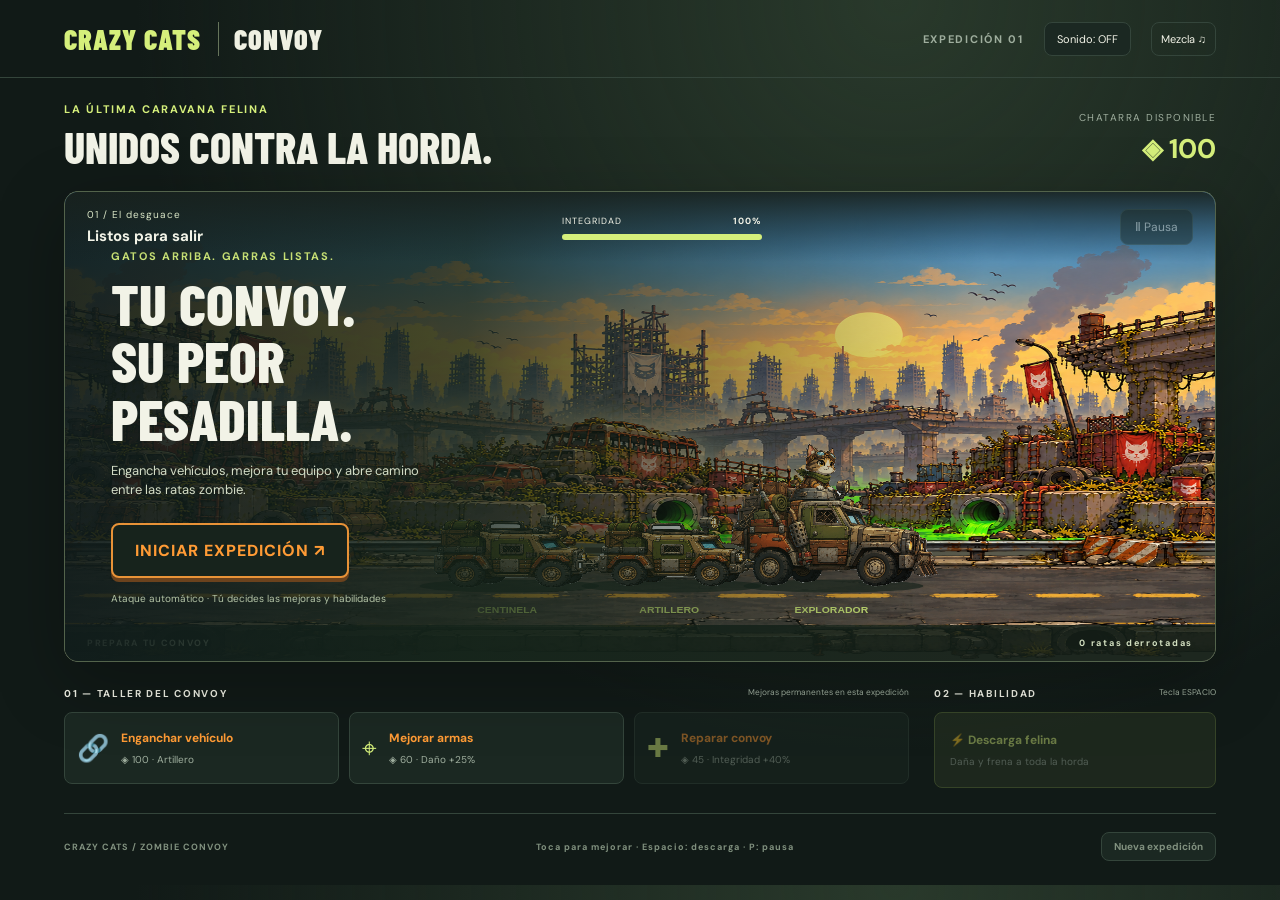
<file: index.html>
<!doctype html>
<html lang="es"><head><meta charset="utf-8"><meta name="viewport" content="width=device-width,initial-scale=1,viewport-fit=cover"><meta name="apple-mobile-web-app-capable" content="yes"><meta name="apple-mobile-web-app-status-bar-style" content="black-translucent"><meta name="apple-mobile-web-app-title" content="Crazy Cats"><link rel="manifest" href="manifest.webmanifest"><link rel="apple-touch-icon" href="assets/calico.png"><meta name="theme-color" content="#141c19"><title>Crazy Cats · Convoy</title><link rel="stylesheet" href="style.css?v=20261013hordes6"></head>
<body><div id="rotate-cover" class="rotate-cover" hidden aria-hidden="true"><div><div class="rotate-icon">▯ ↻</div><p class="eyebrow">CRAZY CATS · CONVOY</p><h2>Gira tu celular</h2><p>Esta expedición se juega en horizontal.<br>Gira el teléfono para ver el convoy completo.</p><button id="rotate-action" class="primary">ABRIR EN HORIZONTAL ↗</button><small>Si no gira automáticamente, desactiva el bloqueo de rotación y gira tu celular.</small></div></div><header><a class="brand" href="./">CRAZY CATS <span>CONVOY</span></a><div class="header-right"><span class="tag">EXPEDICIÓN 01</span><button id="sound" aria-label="Activar sonido">Sonido: OFF</button><details class="audio-settings"><summary>Mezcla ♫</summary><div><label class="channel"><input id="enable-fx" type="checkbox" checked> Efectos de ataque</label><label class="channel"><input id="enable-music" type="checkbox" checked> Música</label><label class="channel"><input id="enable-rats" type="checkbox" checked> Voces y efectos de ratas</label><button id="audio-test" type="button">Probar sonido ♫</button><p id="audio-test-result" aria-live="polite"></p><label>Efectos <input id="fx-volume" type="range" min="0" max="100" value="65"></label><label>Música <input id="music-volume" type="range" min="0" max="100" value="75"></label></div></details></div></header>
<main><section class="topline"><div><p class="eyebrow">LA ÚLTIMA CARAVANA FELINA</p><h1>Unidos contra la horda.</h1></div><div class="wallet"><small>CHATARRA DISPONIBLE</small><strong>◈ <span id="coins">0</span></strong></div></section>
<div class="battle-layout"><section class="arena"><div class="hud"><div><span id="zone">01 / El desguace</span><strong id="wave">Listos para salir</strong></div><div class="health"><label>INTEGRIDAD <b id="hptext">100%</b></label><div><i id="hpbar"></i></div></div><button id="pause" disabled>Ⅱ Pausa</button></div><canvas id="game" aria-label="Campo de batalla del convoy"></canvas><div id="overlay" class="overlay"><div class="intro"><p class="eyebrow">GATOS ARRIBA. GARRAS LISTAS.</p><h2 id="otitle">Tu convoy.<br>Su peor pesadilla.</h2><p id="odesc">Engancha vehículos, mejora tu equipo y abre camino entre las ratas zombie.</p><button id="start" class="primary">INICIAR EXPEDICIÓN ↗</button><small id="hint">Ataque automático · Tú decides las mejoras y habilidades</small></div></div><section id="forest-briefing" class="forest-briefing" hidden role="dialog" aria-modal="true" aria-label="Instrucciones del Explorador"><canvas id="adventurer-portrait" width="362" height="543" aria-label="Gato aventurero hablando"></canvas><div class="brief-dialogue"><p id="brief-speaker" class="eyebrow">EXPLORADOR · CAPÍTULO 2</p><p id="brief-text"></p><div class="brief-actions"><span id="brief-page"></span><button id="brief-next" class="primary">CONTINUAR ↗</button></div></div></section><section id="ritual-panel" class="ritual-panel" hidden role="dialog" aria-modal="true" aria-label="Advertencia del Guardián de los Sellos"><canvas id="ritual-art" width="900" height="650" aria-label="Libro antiguo abriéndose"></canvas><div class="ritual-dialogue"><p id="ritual-label" class="eyebrow">EL LIBRO DE LOS SELLOS</p><p id="ritual-text" aria-live="polite"></p><button id="ritual-next" class="primary" hidden>CONTINUAR ↗</button></div></section><div id="artillery-alert" class="artillery-alert" hidden role="status" aria-live="assertive">ARTILLERO: CAÑONES LISTOS<small>CAÑONES + LANZALLAMAS ACTIVADOS</small></div><div id="zone-transition" class="zone-transition" aria-hidden="true"><section id="story-panel" class="story-panel" hidden aria-label="Diálogo del científico"><div id="scientist" class="scientist" role="img" aria-label="Científico felino hablando"></div><div class="story-dialogue"><p class="eyebrow">ARCHIVO LÁZARO · INFORME DEL CIENTÍFICO</p><p id="story-text"></p><div class="story-actions"><span id="story-page"></span><button id="story-next" class="primary">CONTINUAR ↗</button></div></div></section><div id="zone-card"><p id="zone-title">ZONA 2</p><h2 id="zone-name">Autopista abandonada</h2><span>CRAZY CATS · CONVOY</span></div></div><div class="arena-footer"><span id="status">PREPARA TU CONVOY</span><span id="kills">0 ratas derrotadas</span></div></section>
<section class="controls"><div class="shop"><div class="section-title"><span>01 — TALLER DEL CONVOY</span><small>Mejoras permanentes en esta expedición</small></div><div class="cards"><button id="add"><span class="icon">🔗</span><span><b>Enganchar vehículo</b><small id="addcost">◈ 100 · Artillero</small></span></button><button id="damage"><span class="icon">⌖</span><span><b>Mejorar armas</b><small id="damagecost">◈ 60 · Daño +25%</small></span></button><button id="repair"><span class="icon">✚</span><span><b>Reparar convoy</b><small>◈ 45 · Integridad +40%</small></span></button></div></div><div class="abilities"><div class="section-title"><span>02 — HABILIDAD</span><small>Tecla ESPACIO</small></div><button id="blast" class="ability" disabled><span class="icon blast-icon">ϟ</span><b>⚡ Descarga felina</b><small id="cooldown">Daña y frena a toda la horda</small></button></div></section></div>
<footer><span>CRAZY CATS / ZOMBIE CONVOY</span><span>Toca para mejorar · Espacio: descarga · P: pausa</span><button id="reset">Nueva expedición</button></footer></main><script src="audio.js?v=20261013hordes6"></script><script src="game.js?v=20261013hordes6"></script><script src="mobile.js?v=20261013hordes6"></script></body></html>
</file>
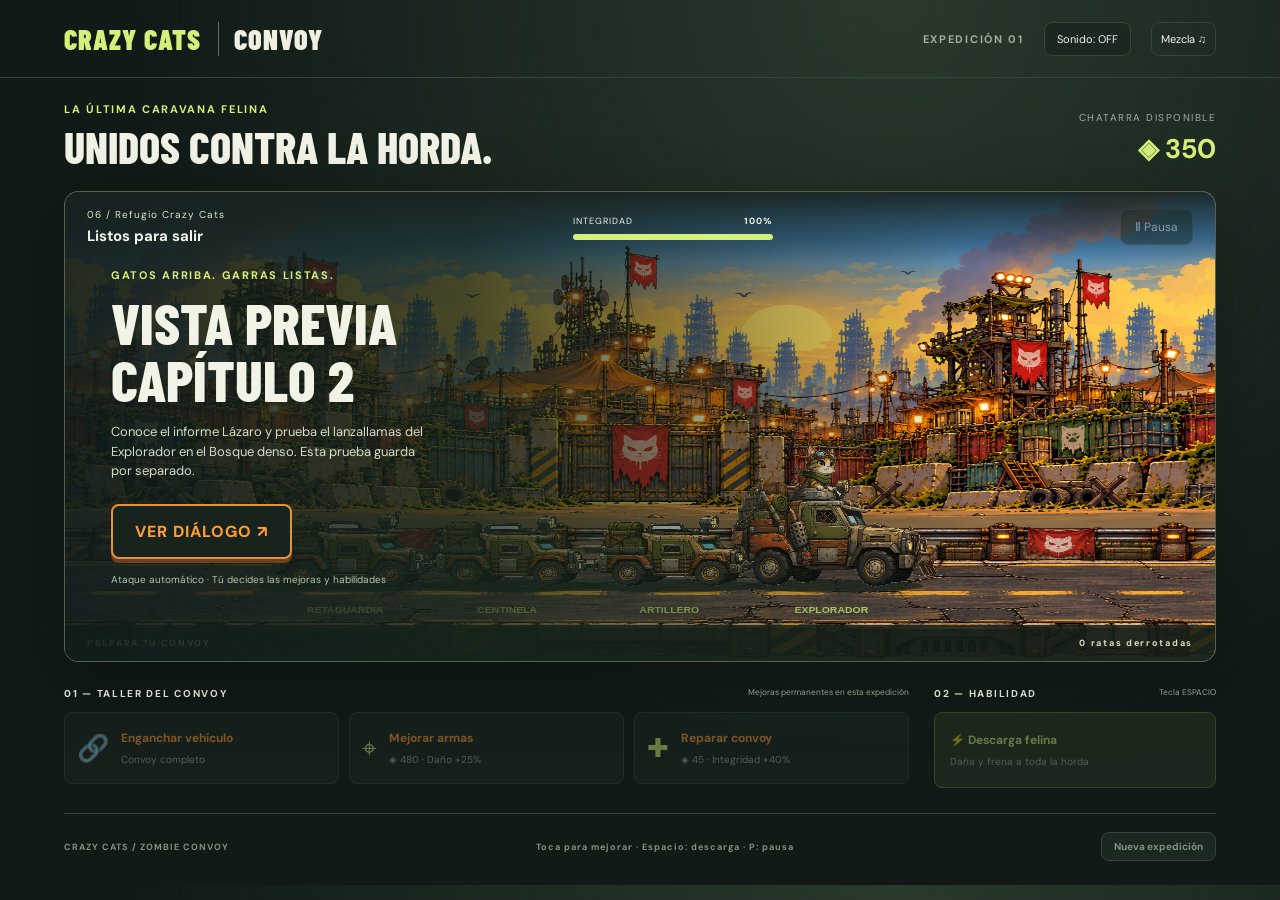
<file: chapter-preview.html>
<!doctype html>
<html lang="es"><head><meta charset="utf-8"><meta name="viewport" content="width=device-width,initial-scale=1,viewport-fit=cover"><meta name="apple-mobile-web-app-capable" content="yes"><meta name="apple-mobile-web-app-status-bar-style" content="black-translucent"><meta name="apple-mobile-web-app-title" content="Crazy Cats"><link rel="manifest" href="manifest.webmanifest"><link rel="apple-touch-icon" href="assets/calico.png"><meta name="theme-color" content="#141c19"><title>Crazy Cats · Convoy</title><link rel="stylesheet" href="style.css?v=20261013hordes6"></head>
<body><div id="rotate-cover" class="rotate-cover" hidden aria-hidden="true"><div><div class="rotate-icon">▯ ↻</div><p class="eyebrow">CRAZY CATS · CONVOY</p><h2>Gira tu celular</h2><p>Esta expedición se juega en horizontal.<br>Gira el teléfono para ver el convoy completo.</p><button id="rotate-action" class="primary">ABRIR EN HORIZONTAL ↗</button><small>Si no gira automáticamente, desactiva el bloqueo de rotación y gira tu celular.</small></div></div><header><a class="brand" href="./">CRAZY CATS <span>CONVOY</span></a><div class="header-right"><span class="tag">EXPEDICIÓN 01</span><button id="sound" aria-label="Activar sonido">Sonido: OFF</button><details class="audio-settings"><summary>Mezcla ♫</summary><div><label class="channel"><input id="enable-fx" type="checkbox" checked> Efectos de ataque</label><label class="channel"><input id="enable-music" type="checkbox" checked> Música</label><label class="channel"><input id="enable-rats" type="checkbox" checked> Voces y efectos de ratas</label><button id="audio-test" type="button">Probar sonido ♫</button><p id="audio-test-result" aria-live="polite"></p><label>Efectos <input id="fx-volume" type="range" min="0" max="100" value="65"></label><label>Música <input id="music-volume" type="range" min="0" max="100" value="75"></label></div></details></div></header>
<main><section class="topline"><div><p class="eyebrow">LA ÚLTIMA CARAVANA FELINA</p><h1>Unidos contra la horda.</h1></div><div class="wallet"><small>CHATARRA DISPONIBLE</small><strong>◈ <span id="coins">0</span></strong></div></section>
<div class="battle-layout"><section class="arena"><div class="hud"><div><span id="zone">01 / El desguace</span><strong id="wave">Listos para salir</strong></div><div class="health"><label>INTEGRIDAD <b id="hptext">100%</b></label><div><i id="hpbar"></i></div></div><button id="pause" disabled>Ⅱ Pausa</button></div><canvas id="game" aria-label="Campo de batalla del convoy"></canvas><div id="overlay" class="overlay"><div class="intro"><p class="eyebrow">GATOS ARRIBA. GARRAS LISTAS.</p><h2 id="otitle">Tu convoy.<br>Su peor pesadilla.</h2><p id="odesc">Engancha vehículos, mejora tu equipo y abre camino entre las ratas zombie.</p><button id="start" class="primary">INICIAR EXPEDICIÓN ↗</button><small id="hint">Ataque automático · Tú decides las mejoras y habilidades</small></div></div><section id="forest-briefing" class="forest-briefing" hidden role="dialog" aria-modal="true" aria-label="Instrucciones del Explorador"><canvas id="adventurer-portrait" width="362" height="543" aria-label="Gato aventurero hablando"></canvas><div class="brief-dialogue"><p id="brief-speaker" class="eyebrow">EXPLORADOR · CAPÍTULO 2</p><p id="brief-text"></p><div class="brief-actions"><span id="brief-page"></span><button id="brief-next" class="primary">CONTINUAR ↗</button></div></div></section><section id="ritual-panel" class="ritual-panel" hidden role="dialog" aria-modal="true" aria-label="Advertencia del Guardián de los Sellos"><canvas id="ritual-art" width="900" height="650" aria-label="Libro antiguo abriéndose"></canvas><div class="ritual-dialogue"><p id="ritual-label" class="eyebrow">EL LIBRO DE LOS SELLOS</p><p id="ritual-text" aria-live="polite"></p><button id="ritual-next" class="primary" hidden>CONTINUAR ↗</button></div></section><div id="artillery-alert" class="artillery-alert" hidden role="status" aria-live="assertive">ARTILLERO: CAÑONES LISTOS<small>CAÑONES + LANZALLAMAS ACTIVADOS</small></div><div id="zone-transition" class="zone-transition" aria-hidden="true"><section id="story-panel" class="story-panel" hidden aria-label="Diálogo del científico"><div id="scientist" class="scientist" role="img" aria-label="Científico felino hablando"></div><div class="story-dialogue"><p class="eyebrow">ARCHIVO LÁZARO · INFORME DEL CIENTÍFICO</p><p id="story-text"></p><div class="story-actions"><span id="story-page"></span><button id="story-next" class="primary">CONTINUAR ↗</button></div></div></section><div id="zone-card"><p id="zone-title">ZONA 2</p><h2 id="zone-name">Autopista abandonada</h2><span>CRAZY CATS · CONVOY</span></div></div><div class="arena-footer"><span id="status">PREPARA TU CONVOY</span><span id="kills">0 ratas derrotadas</span></div></section>
<section class="controls"><div class="shop"><div class="section-title"><span>01 — TALLER DEL CONVOY</span><small>Mejoras permanentes en esta expedición</small></div><div class="cards"><button id="add"><span class="icon">🔗</span><span><b>Enganchar vehículo</b><small id="addcost">◈ 100 · Artillero</small></span></button><button id="damage"><span class="icon">⌖</span><span><b>Mejorar armas</b><small id="damagecost">◈ 60 · Daño +25%</small></span></button><button id="repair"><span class="icon">✚</span><span><b>Reparar convoy</b><small>◈ 45 · Integridad +40%</small></span></button></div></div><div class="abilities"><div class="section-title"><span>02 — HABILIDAD</span><small>Tecla ESPACIO</small></div><button id="blast" class="ability" disabled><span class="icon blast-icon">ϟ</span><b>⚡ Descarga felina</b><small id="cooldown">Daña y frena a toda la horda</small></button></div></section></div>
<footer><span>CRAZY CATS / ZOMBIE CONVOY</span><span>Toca para mejorar · Espacio: descarga · P: pausa</span><button id="reset">Nueva expedición</button></footer></main><script src="audio.js?v=20261013hordes6"></script><script src="game.js?v=20261013hordes6"></script><script src="mobile.js?v=20261013hordes6"></script><script>assetsReady.then(()=>{forestBriefed=false;cars=4;weapon=8;coins=350;maxhp=580;hp=580;level=5;state='ready';show('Vista previa<br>Capítulo 2','Conoce el informe Lázaro y prueba el lanzallamas del Explorador en el Bosque denso. Esta prueba guarda por separado.','VER DIÁLOGO ↗');const resumeStart=$('start').onclick;$('start').onclick=()=>{$('start').onclick=resumeStart;activateGameAudio(true);window.ConvoyMobile?.requestLandscape();if(["swamp","artillery"].includes(new URLSearchParams(location.search).get("scene"))){level=9;shamanSeen=true;wave=new URLSearchParams(location.search).get("scene")==="artillery"?14:0;beginWave();}else if(new URLSearchParams(location.search).get("scene")==="shaman"){level=9;startShaman();}else if(new URLSearchParams(location.search).get("scene")==="mission"){level=8;startMilitaryBriefing();}else if(new URLSearchParams(location.search).get("scene")==="epilogue"){level=7;forestBriefed=true;beginEpilogueTransition();}else if(new URLSearchParams(location.search).get("scene")==="night"){level=7;forestBriefed=true;wave=0;beginWave();}else if(new URLSearchParams(location.search).get("scene")==="nightboss"){level=7;forestBriefed=true;wave=6;startOgreBattle();}else if(new URLSearchParams(location.search).get("scene")==="ogre"){level=6;forestBriefed=true;startOgreShow();}else startStory();};if(new URLSearchParams(location.search).get("scene")==="ogre")show("La rata mutada<br>del bosque.","Presentación del jefe: repara el convoy después de la sierra y durante el ácido. Esta prueba guarda por separado.","VER APARICIÓN ↗");if(["night","nightboss"].includes(new URLSearchParams(location.search).get("scene")))show("Bosque nocturno.","Seis oleadas. En la última enfrentarás a la rata mutada. Esta prueba guarda por separado.","ENTRAR AL BOSQUE ↗");if(new URLSearchParams(location.search).get("scene")==="epilogue")show("Después del<br>jefe de la sierra.","Transición al Pantano al amanecer y diálogo del Explorador. Esta prueba guarda por separado.","VER NUEVA ESCENA ↗");if(["shaman","mission"].includes(new URLSearchParams(location.search).get("scene")))show("Pantano de<br>los Sellos.","La orden militar y la aparición del Guardián. Esta prueba guarda por separado.","VER LOS SELLOS ↗");if(["swamp","artillery"].includes(new URLSearchParams(location.search).get("scene")))show("Veinte oleadas<br>en el pantano.","Ratas de todas las variantes, sin jefes. En la oleada 15 se habilitan los cañones junto al lanzallamas. Esta prueba guarda por separado.","RESISTIR LA HORDA ↗");updateUI();});</script></body></html>
</file>
<file: style.css>
@import url('https://fonts.googleapis.com/css2?family=Barlow+Condensed:wght@600;700;800;900&family=DM+Sans:wght@400;500;600;700&display=swap');
:root{color-scheme:dark;--bg:#111a17;--panel:#1b2822;--line:#34453b;--lime:#d5ef7b;--muted:#9fae9e}*{box-sizing:border-box}body{margin:0;background:radial-gradient(ellipse at 70% 0,#29392b 0,transparent 60%),var(--bg);color:#f2f3e7;font-family:'DM Sans',sans-serif}button,a{-webkit-tap-highlight-color:transparent}button{font:inherit;cursor:pointer;border:1px solid var(--line);background:var(--panel);color:inherit;border-radius:8px;transition:background .15s,transform .15s}button:hover:enabled{background:#354b32;transform:translateY(-1px)}button:disabled{opacity:.45;cursor:default}button:focus-visible,a:focus-visible{outline:3px solid var(--lime);outline-offset:3px}header{height:78px;border-bottom:1px solid var(--line);display:flex;align-items:center;justify-content:space-between;padding:0 5vw}.brand{color:var(--lime);text-decoration:none;font-family:'Barlow Condensed',Impact,sans-serif;font-size:28px;font-weight:900;letter-spacing:1px}.brand span{color:#eff0e2;border-left:1px solid #66745b;padding-left:15px;margin-left:10px}.header-right{display:flex;gap:20px;align-items:center}.tag,.eyebrow,.section-title,footer,.arena-footer{font-size:11px;letter-spacing:1.7px;font-weight:700}.tag{color:var(--muted)}#sound{padding:9px 12px;font-size:11px}main{max-width:1440px;margin:auto;padding:24px 5vw}.topline{display:flex;align-items:center;justify-content:space-between;margin-bottom:22px}.eyebrow{color:var(--lime);margin:0 0 9px}h1,h2{font-family:'Barlow Condensed',Impact,sans-serif;text-transform:uppercase;line-height:1;font-weight:800}h1{font-size:44px;margin:0}.wallet{text-align:right}.wallet small{font-size:10px;color:var(--muted);letter-spacing:1.5px}.wallet strong{display:block;font-size:27px;color:var(--lime);margin-top:5px}.arena{position:relative;overflow:hidden;border:1px solid #53634b;border-radius:14px;background:#b6baa0;box-shadow:0 20px 70px #0004}canvas{display:block;width:100%;aspect-ratio:2.45}.hud{position:absolute;top:0;left:0;right:0;display:flex;justify-content:space-between;align-items:center;padding:16px 22px;z-index:2;background:linear-gradient(#18211deb,transparent);gap:20px}.hud span{display:block;font-size:10px;letter-spacing:1px;color:#d9e5c6}.hud strong{display:block;font-size:15px;margin-top:5px}.health{width:200px}.health label{display:flex;justify-content:space-between;font-size:9px;letter-spacing:1px}.health>div{height:6px;background:#122018;border-radius:8px;margin-top:7px;overflow:hidden}.health i{display:block;height:100%;width:100%;background:var(--lime);transition:width .15s}#pause{padding:9px 14px;font-size:12px}.overlay{position:absolute;inset:0;display:flex;align-items:center;background:linear-gradient(90deg,#101c1bea 0,#14241ac7 35%,#16211800 80%);padding:55px 4%;z-index:1}.overlay.hidden{display:none}.intro{max-width:420px}h2{font-size:clamp(30px,4.5vw,65px);margin:12px 0}.intro>p:not(.eyebrow){color:#d3dcc6;max-width:320px;line-height:1.5;font-size:13px}.primary{background:var(--lime);color:#152417;font-weight:800;letter-spacing:1px;padding:15px 22px;margin:10px 0 14px;box-shadow:0 4px 0 #8caa46}.primary:hover:enabled{background:#e3ff98}.intro>small{display:block;font-size:10px;color:#b4c4a6}.arena-footer{position:absolute;bottom:0;width:100%;display:flex;justify-content:space-between;padding:12px 22px;background:#142019dd;color:#d2dfc0;font-size:9px}.controls{display:grid;grid-template-columns:3fr 1fr;gap:25px;margin:25px 0}.section-title{display:flex;justify-content:space-between;gap:10px;margin-bottom:12px;font-size:10px}.section-title small{letter-spacing:0;color:var(--muted);font-weight:400}.cards{display:grid;grid-template-columns:repeat(3,1fr);gap:10px}.cards button{display:flex;align-items:center;text-align:left;padding:17px 12px;gap:12px}.icon{font-size:26px;color:var(--lime)}.cards b,.ability b{display:block;font-size:12px}.cards small,.ability small{display:block;font-size:10px;margin-top:7px;color:var(--muted)}.ability{width:100%;height:76px;text-align:left;padding:15px;color:var(--lime);border-color:#62763c;background:#2c3825}footer{display:flex;justify-content:space-between;align-items:center;color:#81917f;letter-spacing:1px;font-size:9px;border-top:1px solid var(--line);padding-top:18px}footer button{padding:7px 12px;font-size:10px}@media(max-width:800px){header{height:62px;padding:0 16px}.brand{font-size:22px}.tag{display:none}main{padding:18px 14px}h1{font-size:30px}.topline{margin-bottom:16px}.eyebrow{font-size:9px}.wallet small{font-size:8px}.wallet strong{font-size:22px}canvas{aspect-ratio:1.4}.hud{padding:12px;gap:12px}.health{width:100px}.hud strong{font-size:12px}#pause{padding:8px}.overlay{padding:55px 20px}.intro{max-width:270px}h2{font-size:43px}.intro>p:not(.eyebrow){font-size:12px}.controls{grid-template-columns:1fr;gap:16px;margin:18px 0}.cards button{padding:12px 7px;gap:6px}.cards b{font-size:10px}.cards small{font-size:9px}.icon{font-size:20px}.ability{height:60px}.section-title{font-size:9px}footer{flex-wrap:wrap;gap:12px}footer>span:nth-child(2){display:none}}@media(max-height:550px) and (orientation:landscape){header{height:45px}main{padding-top:10px}.topline{display:none}canvas{aspect-ratio:3}.controls{margin:12px 0;grid-template-columns:3fr 1fr}h2{font-size:35px}.intro>p:not(.eyebrow){margin:5px 0}.overlay{padding:45px 20px}.primary{padding:9px 16px;margin:4px 0}footer{display:none}}

.primary{color:#ff9b35;background:#17231c;border:2px solid #e89237;box-shadow:0 4px 0 #6b421d}.primary:hover:enabled{color:#ffb45f;background:#26382a}

.zone-transition{position:absolute;inset:0;z-index:5;background:#000;display:grid;place-items:center;opacity:0;visibility:hidden;pointer-events:none;text-align:center;padding:24px}.zone-transition p{color:#ff9b35;letter-spacing:7px;font-size:16px;font-weight:700;margin:0 0 18px}.zone-transition h2{color:#f3f1e5;font-size:clamp(28px,5vw,56px);margin:0 0 24px}.zone-transition span{color:#87927e;font-size:10px;letter-spacing:3px}

.cards button b{color:#ff9b35}


.audio-settings{position:relative;font-size:11px}.audio-settings summary{cursor:pointer;padding:9px;border:1px solid var(--line);border-radius:8px;list-style:none}.audio-settings>div{position:absolute;right:0;top:38px;width:210px;padding:15px;background:#1b2822;border:1px solid #53634b;border-radius:8px;z-index:10}.audio-settings label{display:block;margin-bottom:12px;color:#ff9b35}.audio-settings input{display:block;width:100%;margin-top:8px;accent-color:#ff9b35}@media(max-width:800px){.header-right{gap:7px}.brand span{margin-left:5px;padding-left:7px}.audio-settings summary{padding:8px 5px}}

.battle-layout{display:contents}.audio-settings .channel{display:flex;align-items:center;gap:8px;color:#e5ecd9}.audio-settings .channel input{width:auto;margin:0}
@media(max-width:800px),(max-width:1000px) and (pointer:coarse){.battle-layout{display:grid;grid-template-columns:104px minmax(0,1fr);gap:10px;align-items:start}.battle-layout>.arena{grid-column:2;grid-row:1}.battle-layout>.controls{display:contents}.shop{grid-column:1;grid-row:1}.shop>.section-title{display:none}.shop .cards{grid-template-columns:1fr;gap:12px}.shop .cards button{position:relative;min-height:84px;display:flex;flex-direction:column;align-items:center;text-align:center;padding:12px 5px;gap:5px;background:#1b2822}.shop .cards .icon{font-size:24px}.shop .cards b{font-size:11px}.shop .cards small{font-size:9px;line-height:1.4}.shop .cards button:disabled{opacity:.5}.shop .cards button.can-upgrade{border:2px solid #d5ef7b;box-shadow:0 0 12px #c9ef7530}.shop .cards button.can-upgrade:after{content:'●';position:absolute;right:5px;top:4px;color:#d5ef7b;font-size:10px}.abilities{grid-column:2;grid-row:2;margin-bottom:15px}.arena canvas{aspect-ratio:auto;height:clamp(300px,62vh,470px)}.hud{gap:6px;padding:10px 7px;flex-wrap:wrap}.hud .health{width:90px}.hud #pause{font-size:10px;padding:7px}.arena-footer{padding:8px;font-size:8px;letter-spacing:.4px;gap:6px}.arena-footer #status{max-width:80%;line-height:1.5}.arena-footer #kills{font-size:7px}.overlay{padding:65px 12px 40px}.intro h2{font-size:34px}.intro .primary{font-size:10px;padding:12px}.intro .eyebrow{font-size:8px}.intro>small{font-size:8px}}
@media(max-height:550px) and (orientation:landscape) and (pointer:coarse){.arena canvas{height:clamp(220px,70vh,340px)}.shop .cards{gap:7px}.shop .cards button{min-height:65px;padding:7px 4px}.shop .cards .icon{font-size:18px}.abilities{margin-bottom:0}.overlay{padding-top:40px}.intro h2{font-size:27px}}

.rotate-cover[hidden]{display:none}.rotate-cover{position:fixed;inset:0;z-index:100;background:#101a16;display:grid;place-items:center;text-align:center;padding:24px}.rotate-cover>div{max-width:360px}.rotate-cover h2{font-size:42px}.rotate-cover p{font-size:14px;line-height:1.6;color:#d4ddc9}.rotate-cover small{display:block;font-size:11px;line-height:1.5;color:#92a089;margin-top:15px}.rotate-icon{font-size:60px;color:#ff9b35;margin-bottom:22px}
body.mobile-mode{overflow:hidden;overscroll-behavior:none;touch-action:manipulation;height:100dvh;width:100vw;background:#111a17}.mobile-mode main{padding:0;margin:0;max-width:none;width:100%;height:100dvh}.mobile-mode .topline,.mobile-mode footer{display:none}.mobile-mode .battle-layout{display:block;height:100%}.mobile-mode .battle-layout>.arena{width:100%;height:100dvh;border:0;border-radius:0;box-shadow:none}.mobile-mode .arena canvas{position:absolute;left:116px;top:0;width:calc(100% - 116px);height:100%;aspect-ratio:auto}.mobile-mode header{position:fixed;right:max(8px,env(safe-area-inset-right));top:max(8px,env(safe-area-inset-top));left:auto;height:auto;padding:0;border:0;z-index:20;background:transparent}.mobile-mode .brand,.mobile-mode .tag{display:none}.mobile-mode .header-right{gap:6px}.mobile-mode #sound,.mobile-mode #reset{padding:8px;font-size:10px;background:#17231deb}.mobile-mode .audio-settings summary{background:#17231deb;padding:8px;font-size:10px}.mobile-mode .audio-settings>div{top:34px;max-height:calc(100dvh - 65px);overflow:auto;width:230px}.mobile-mode .hud{left:124px;right:238px;top:max(7px,env(safe-area-inset-top));padding:4px 0;gap:10px;flex-wrap:nowrap;background:transparent;align-items:center}.mobile-mode .hud>div:first-child{min-width:105px;max-width:155px}.mobile-mode .hud strong{font-size:11px}.mobile-mode .hud span{font-size:9px}.mobile-mode .hud .health{width:90px;flex-shrink:0}.mobile-mode #pause{font-size:10px;padding:7px;background:#17231deb}.mobile-mode .hud .wallet{margin-left:auto;flex-shrink:0}.mobile-mode .wallet small{display:none}.mobile-mode .wallet strong{font-size:18px;color:#d5ef7b;margin:0}.mobile-mode .arena>.controls{position:absolute;z-index:4;left:max(7px,env(safe-area-inset-left));top:max(55px,env(safe-area-inset-top));bottom:max(35px,env(safe-area-inset-bottom));width:102px;display:grid;grid-template-columns:1fr;grid-template-rows:repeat(4,minmax(44px,1fr));gap:7px;margin:0}.mobile-mode .controls .shop,.mobile-mode .controls .cards,.mobile-mode .controls .abilities{display:contents}.mobile-mode .controls .section-title{display:none}.mobile-mode .controls button{width:100%;height:100%;min-height:44px;border-radius:8px;margin:0;padding:5px;display:flex;flex-direction:column;justify-content:center;align-items:center;gap:2px;text-align:center;background:#17231def;border:1px solid #58654c}.mobile-mode .controls .icon{font-size:19px;line-height:1}.mobile-mode .controls button b{font-size:10px;color:#ff9b35}.mobile-mode .controls button small{font-size:8px;line-height:1.3;margin-top:2px;color:#c5d0b7}.mobile-mode .controls button.can-upgrade{border:2px solid #d5ef7b;box-shadow:0 0 12px #c9ef7530}.mobile-mode .controls button:disabled{opacity:.45}.mobile-mode .controls .ability b{font-size:10px}.mobile-mode .arena-footer{left:116px;right:0;width:auto;bottom:0;gap:10px;padding:7px 10px max(7px,env(safe-area-inset-bottom));font-size:9px;background:#142019d9}.mobile-mode .arena-footer #status{max-width:68%;line-height:1.3}.mobile-mode .arena-footer #kills{font-size:8px}.mobile-mode .overlay{left:116px;padding:50px 25px 32px;background:linear-gradient(90deg,#101c1bef,#14241ab0,transparent)}.mobile-mode .intro{max-width:330px}.mobile-mode .intro h2{font-size:clamp(27px,6vh,46px);margin:8px 0}.mobile-mode .intro>p:not(.eyebrow){font-size:11px;margin:8px 0}.mobile-mode .intro .primary{font-size:11px;padding:11px 15px;margin:7px 0}.mobile-mode .intro .eyebrow{font-size:9px}.mobile-mode .intro>small{font-size:9px}.mobile-mode .zone-transition{z-index:25}.needs-landscape main,.needs-landscape header{visibility:hidden}
@media(max-height:360px){.mobile-mode .hud{right:220px;gap:6px}.mobile-mode .hud>div:first-child{min-width:90px;max-width:125px}.mobile-mode .hud .health{width:75px}.mobile-mode .controls button small{font-size:7px}.mobile-mode .controls .icon{font-size:16px}.mobile-mode .arena>.controls{top:46px;bottom:27px;gap:5px}.mobile-mode .intro>small{display:none}}
.mobile-mode .battle-layout>.arena{background:#111a17}.mobile-mode .hud{right:260px}.mobile-mode .hud .wallet{min-width:30px}.mobile-mode .hud #pause{flex-shrink:0}.mobile-mode #reset{max-width:74px;font-size:9px;padding:8px 5px}

#audio-test{width:100%;padding:9px;color:#ff9b35;font-size:11px}#audio-test-result{font-size:10px;line-height:1.4;color:#d4dec7;margin:8px 0}

.mobile-menu-stack{display:contents}.blast-icon{display:none}.mobile-mode .mobile-menu-stack{display:flex;flex-direction:column;gap:6px;align-items:stretch}.mobile-mode .mobile-menu-stack #pause{display:block}.mobile-mode header{top:max(8px,env(safe-area-inset-top))}.mobile-mode .header-right{align-items:flex-start}.mobile-mode .arena canvas{left:0;width:100%;height:100%}.mobile-mode .hud{left:max(12px,env(safe-area-inset-left));right:240px;gap:14px}.mobile-mode .overlay{left:0;padding-left:185px}.mobile-mode .arena-footer{left:0;padding-left:12px}.mobile-mode .arena>.controls{width:140px;height:140px;top:auto;bottom:max(62px,env(safe-area-inset-bottom));left:max(22px,env(safe-area-inset-left));grid-template-columns:repeat(2,52px);grid-template-rows:repeat(2,52px);gap:24px;background:transparent}.mobile-mode .controls button{position:relative;width:52px;height:52px;min-height:52px;transform:rotate(45deg);background:rgba(18,29,22,.22);border:1px solid #dfecb18c;border-radius:7px;backdrop-filter:blur(2px);box-shadow:0 1px 7px #0003;padding:0;gap:0}.mobile-mode .controls button:hover:enabled{transform:rotate(45deg);background:#344b3255}.mobile-mode .controls button>span:not(.icon),.mobile-mode .controls button b,.mobile-mode .controls button small{display:none}.mobile-mode .controls button .icon{display:block;transform:rotate(-45deg);font-size:27px;color:#ffb558;line-height:1;margin-top:-6px}.mobile-mode .controls button:after{content:attr(data-cost);display:block;transform:rotate(-45deg);position:absolute;left:19px;top:31px;font-size:9px;color:#f0efda;font-weight:700}.mobile-mode .controls button.can-upgrade:after{content:attr(data-cost);color:#d5ef7b;font-size:9px;left:19px;top:31px;right:auto}.mobile-mode .controls button.can-upgrade{background:#95bd2920;border-color:#d5ef7b;box-shadow:0 0 9px #b1da4035}.mobile-mode .controls button:disabled{opacity:.4}.mobile-mode #blast .icon{display:block}.mobile-mode #blast b{display:none}.mobile-mode .audio-settings>div{right:0}.mobile-mode .intro{max-width:340px}@media(max-height:340px){.mobile-mode .arena>.controls{bottom:38px;transform:scale(.85);transform-origin:left bottom}.mobile-mode .overlay{padding-left:160px}}

.story-panel[hidden]{display:none}.story-panel{position:absolute;inset:0;display:flex;align-items:center;justify-content:center;gap:30px;padding:35px 7%;text-align:left}.scientist{height:min(75%,340px);aspect-ratio:362/543;flex-shrink:0;background-image:url('assets/scientist.png');background-size:400% 200%;border-radius:12px;box-shadow:0 0 35px #80bf4228}.story-dialogue{max-width:540px;flex:1}.story-dialogue .eyebrow{font-size:11px;letter-spacing:2px;color:#ff9b35}.story-dialogue #story-text{color:#eeeedd;min-height:135px;font-size:clamp(14px,1.8vw,21px);line-height:1.6;letter-spacing:0;margin:20px 0}.story-actions{display:flex;align-items:center;justify-content:space-between}.story-actions span{font-size:11px;letter-spacing:2px}.story-actions .primary{font-size:11px}.mobile-mode .story-panel{gap:20px;padding:25px 6%}.mobile-mode .scientist{height:78%}.mobile-mode .story-dialogue #story-text{font-size:14px;line-height:1.5;min-height:125px;margin:10px 0}.mobile-mode .story-dialogue .eyebrow{font-size:8px;letter-spacing:1px}.mobile-mode .story-actions .primary{padding:9px;font-size:9px}
.story-panel{pointer-events:auto}.mobile-mode .zone-transition:has(.story-panel:not([hidden])){z-index:30}

.forest-briefing[hidden]{display:none}.forest-briefing{position:absolute;inset:0;z-index:12;display:flex;align-items:center;justify-content:center;gap:25px;padding:35px 7%;background:linear-gradient(90deg,#101c1be8,#101c1bd9 70%,#101c1b85);backdrop-filter:blur(1px)}.forest-briefing canvas{width:auto;height:min(90%,350px);aspect-ratio:362/543;flex-shrink:0}.brief-dialogue{max-width:570px;flex:1}.brief-dialogue .eyebrow{font-size:11px;color:#ff9b35;letter-spacing:2px}.brief-dialogue #brief-text{font-size:clamp(14px,1.8vw,21px);line-height:1.6;min-height:135px;margin:20px 0;color:#f1f2df}.brief-actions{display:flex;justify-content:space-between;align-items:center;gap:15px}.brief-actions>span{font-size:11px;color:#b6c6a4}.brief-actions .primary{font-size:11px}.mobile-mode .forest-briefing{padding:22px 7%;gap:20px}.mobile-mode .forest-briefing canvas{position:static;left:auto;width:auto;height:85%;max-width:30%;aspect-ratio:362/543}.mobile-mode .brief-dialogue .eyebrow{font-size:9px}.mobile-mode .brief-dialogue #brief-text{font-size:14px;line-height:1.5;min-height:125px;margin:10px 0}.mobile-mode .brief-actions .primary{font-size:10px;padding:10px}

.ritual-panel[hidden]{display:none}.ritual-panel{position:absolute;inset:0;z-index:18;background:radial-gradient(ellipse at center,#304219ed,#050b08f5);display:flex;align-items:center;justify-content:center;gap:20px;padding:24px}.ritual-panel canvas{width:65%;height:90%;object-fit:contain}.ritual-dialogue{max-width:330px;color:#f4edcf}.ritual-dialogue p:not(.eyebrow){font-size:19px;line-height:1.55}.ritual-dialogue:has(#ritual-next[hidden]){position:absolute;top:20px;left:24px}.ritual-panel:has(#ritual-next[hidden]) canvas{width:90%;height:100%}@media(max-width:900px){.ritual-panel{padding:12px;gap:10px}.ritual-dialogue p:not(.eyebrow){font-size:14px;line-height:1.4}.ritual-dialogue{max-width:45%}.ritual-panel canvas{width:50%}}

.artillery-alert[hidden]{display:none}.artillery-alert{position:absolute;z-index:12;left:50%;top:78px;transform:translateX(-50%);width:max-content;max-width:90%;text-align:center;color:#fff6c5;background:#282d16ef;border:2px solid #f0c05b;border-radius:12px;padding:12px 24px;font-size:22px;font-weight:900;box-shadow:0 0 35px #ffcc5855;pointer-events:none}.artillery-alert small{display:block;margin-top:5px;color:#d5ef7b;font-size:11px;letter-spacing:1px}@media(max-width:900px){.artillery-alert{top:65px;font-size:16px;padding:8px 15px}}
</file>
